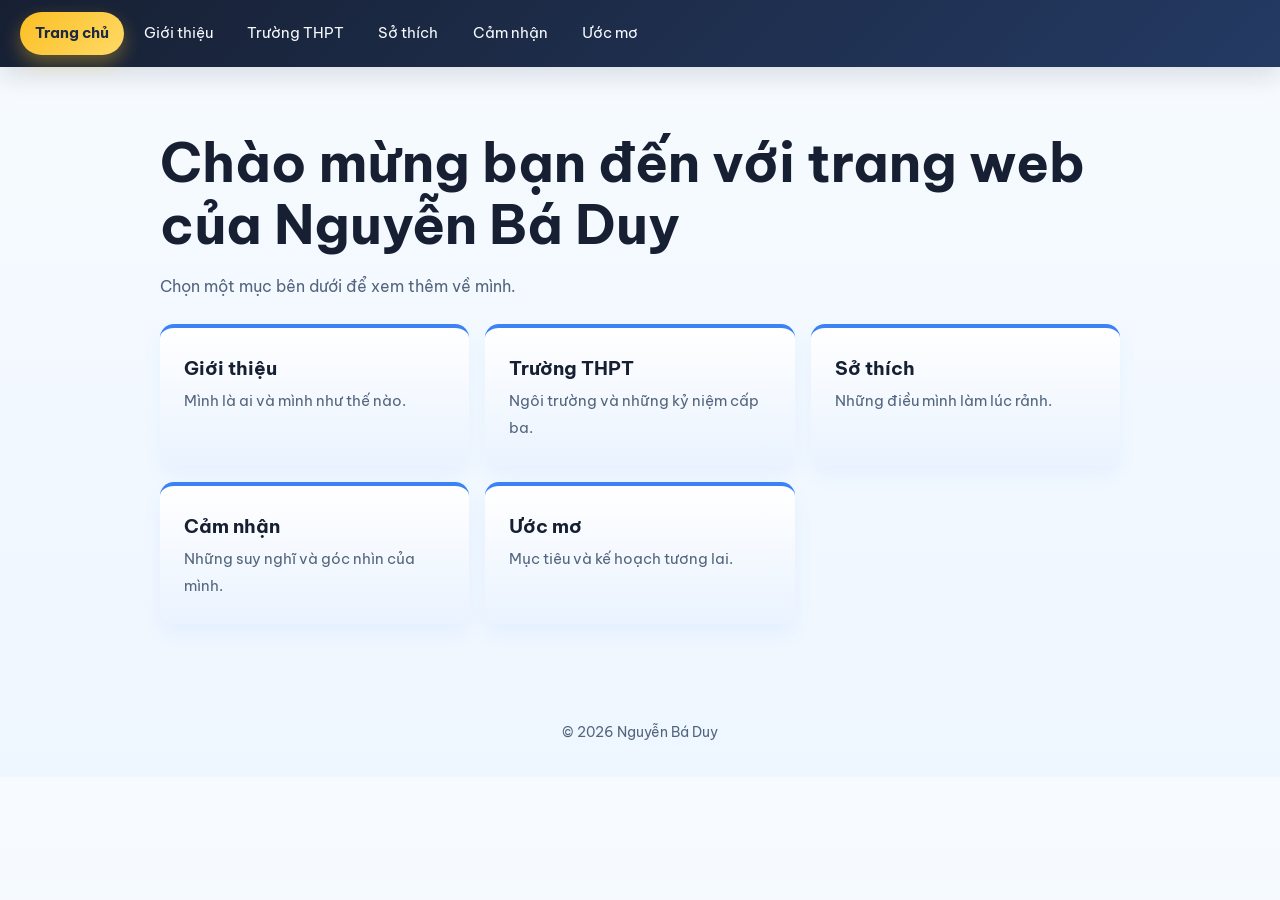
<file: index.html>
<!DOCTYPE html>
<html lang="vi">
<head>
<meta charset="UTF-8">
<meta name="viewport" content="width=device-width, initial-scale=1">
<title>Trang chủ | Nguyễn Bá Duy</title>
<link href="https://fonts.googleapis.com/css2?family=Be+Vietnam+Pro:wght@400;500;700&display=swap" rel="stylesheet">
<link rel="stylesheet" href="style.css">
</head>
<body>
<nav><a href="index.html" class=on>Trang chủ</a><a href="gioithieu.html">Giới thiệu</a><a href="truong.html">Trường THPT</a><a href="sothich.html">Sở thích</a><a href="camnhan.html">Cảm nhận</a><a href="uocmo.html">Ước mơ</a></nav>
<header class="hero solo">
<div><h1>Chào mừng bạn đến với trang web của Nguyễn Bá Duy</h1><p>Chọn một mục bên dưới để xem thêm về mình.</p></div>
</header>
<main>
<div class="cards"><a class="card" href="gioithieu.html"><h3>Giới thiệu</h3><p>Mình là ai và mình như thế nào.</p></a><a class="card" href="truong.html"><h3>Trường THPT</h3><p>Ngôi trường và những kỷ niệm cấp ba.</p></a><a class="card" href="sothich.html"><h3>Sở thích</h3><p>Những điều mình làm lúc rảnh.</p></a><a class="card" href="camnhan.html"><h3>Cảm nhận</h3><p>Những suy nghĩ và góc nhìn của mình.</p></a><a class="card" href="uocmo.html"><h3>Ước mơ</h3><p>Mục tiêu và kế hoạch tương lai.</p></a></div>
</main>
<footer>© 2026 Nguyễn Bá Duy</footer>
</body>
</html>
</file>
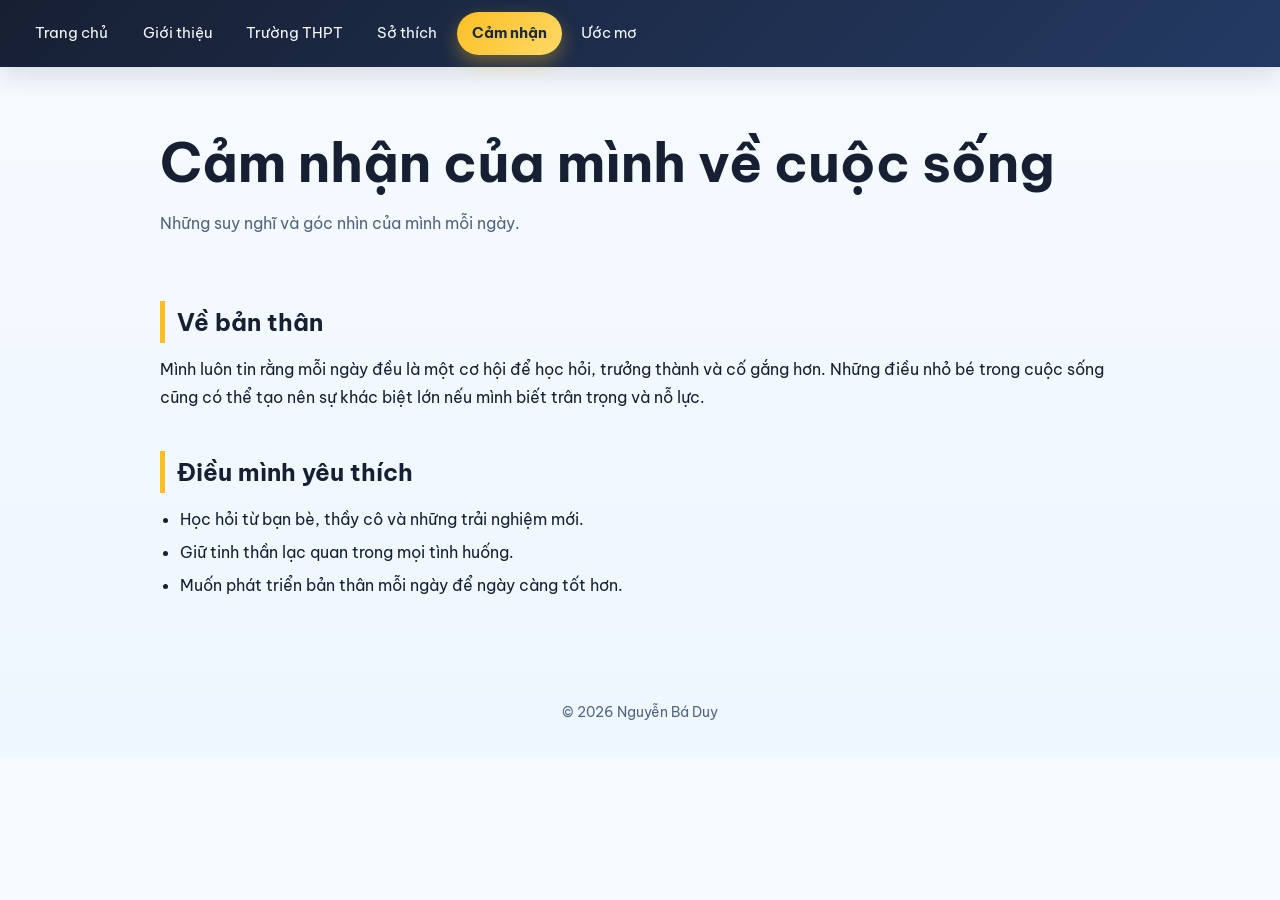
<file: camnhan.html>
<!DOCTYPE html>
<html lang="vi">
<head>
<meta charset="UTF-8">
<meta name="viewport" content="width=device-width, initial-scale=1">
<title>Cảm nhận | Nguyễn Bá Duy</title>
<link href="https://fonts.googleapis.com/css2?family=Be+Vietnam+Pro:wght@400;500;700&display=swap" rel="stylesheet">
<link rel="stylesheet" href="style.css">
</head>
<body>
<nav><a href="index.html">Trang chủ</a><a href="gioithieu.html">Giới thiệu</a><a href="truong.html">Trường THPT</a><a href="sothich.html">Sở thích</a><a href="camnhan.html" class=on>Cảm nhận</a><a href="uocmo.html">Ước mơ</a></nav>
<header class="hero solo">
<div><h1>Cảm nhận của mình về cuộc sống</h1><p>Những suy nghĩ và góc nhìn của mình mỗi ngày.</p></div>
</header>
<main>
<h2>Về bản thân</h2>
<p>Mình luôn tin rằng mỗi ngày đều là một cơ hội để học hỏi, trưởng thành và cố gắng hơn. Những điều nhỏ bé trong cuộc sống cũng có thể tạo nên sự khác biệt lớn nếu mình biết trân trọng và nỗ lực.</p>
<h2>Điều mình yêu thích</h2>
<ul>
<li>Học hỏi từ bạn bè, thầy cô và những trải nghiệm mới.</li>
<li>Giữ tinh thần lạc quan trong mọi tình huống.</li>
<li>Muốn phát triển bản thân mỗi ngày để ngày càng tốt hơn.</li>
</ul>
</main>
<footer>© 2026 Nguyễn Bá Duy</footer>
</body>
</html>
</file>
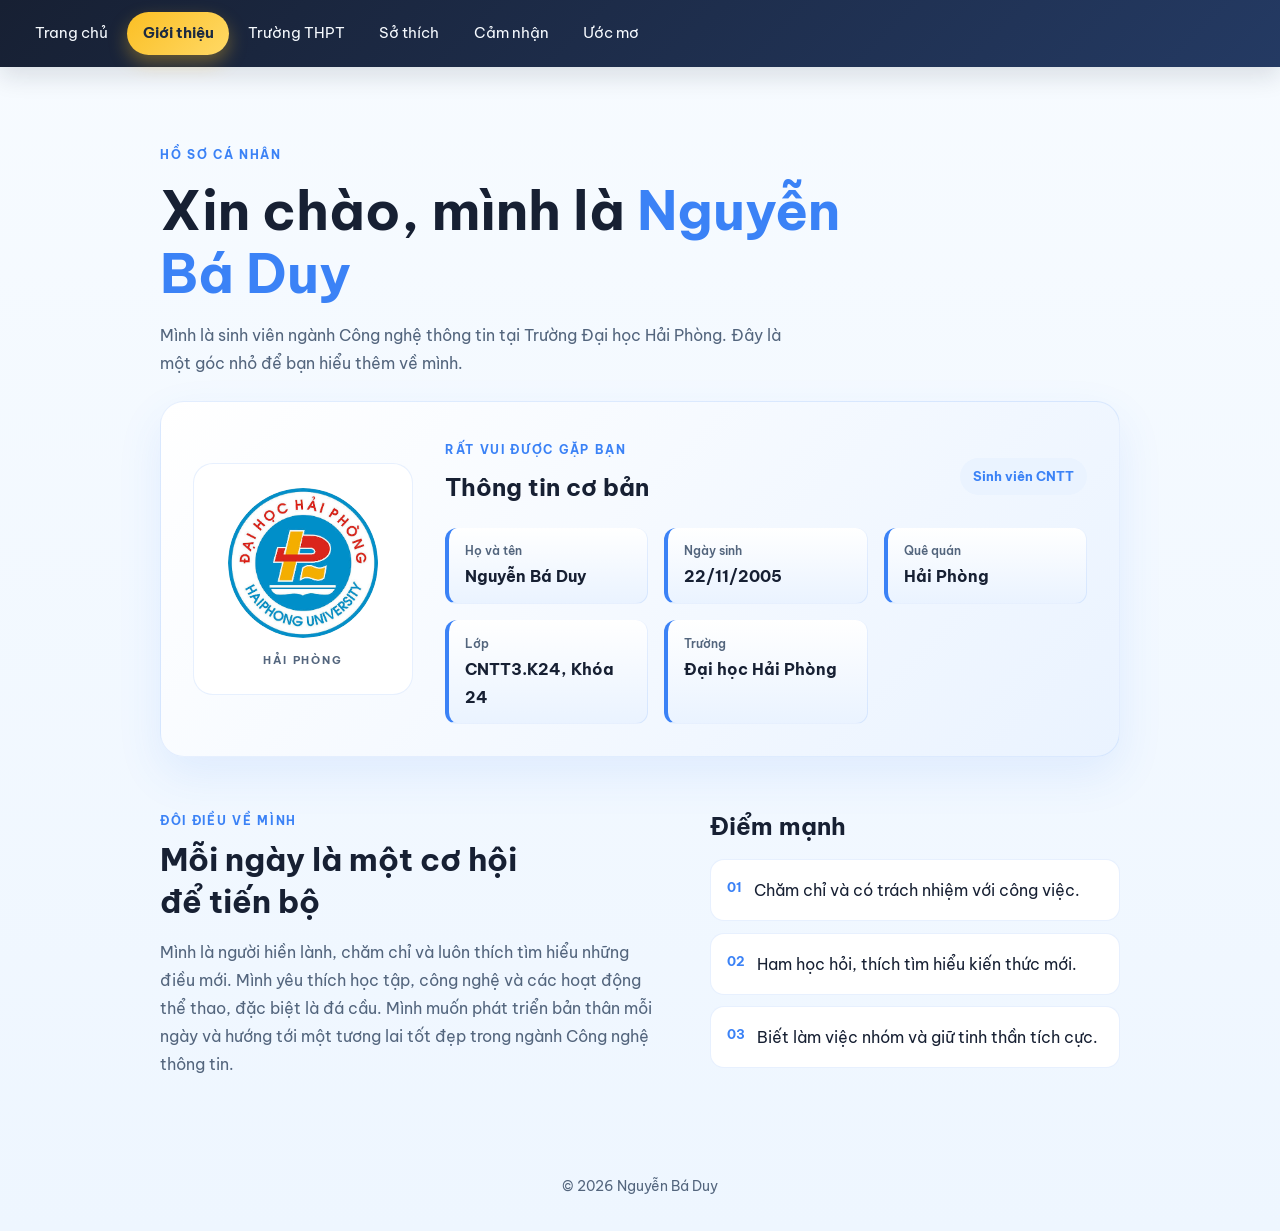
<file: gioithieu.html>
<!DOCTYPE html>
<html lang="vi">
<head>
<meta charset="UTF-8">
<meta name="viewport" content="width=device-width, initial-scale=1">
<title>Giới thiệu | Nguyễn Bá Duy</title>
<link href="https://fonts.googleapis.com/css2?family=Be+Vietnam+Pro:wght@400;500;700&display=swap" rel="stylesheet">
<link rel="stylesheet" href="style.css">
</head>
<body>
<nav><a href="index.html">Trang chủ</a><a href="gioithieu.html" class="on">Giới thiệu</a><a href="truong.html">Trường THPT</a><a href="sothich.html">Sở thích</a><a href="camnhan.html">Cảm nhận</a><a href="uocmo.html">Ước mơ</a></nav>
<header class="hero solo profile-hero">
  <div>
    <span class="profile-eyebrow">HỒ SƠ CÁ NHÂN</span>
    <h1>Xin chào, mình là <span>Nguyễn Bá Duy</span></h1>
    <p>Mình là sinh viên ngành Công nghệ thông tin tại Trường Đại học Hải Phòng. Đây là một góc nhỏ để bạn hiểu thêm về mình.</p>
  </div>
</header>
<main class="profile-main">
  <section class="profile-card" aria-label="Thông tin cá nhân">
    <div class="profile-mark">
      <img src="images/dhhp.jpg" alt="Logo Trường Đại học Hải Phòng">
      <span>HẢI PHÒNG</span>
    </div>
    <div class="profile-details">
      <div class="profile-section-heading">
        <div>
          <span class="profile-eyebrow">RẤT VUI ĐƯỢC GẶP BẠN</span>
          <h2>Thông tin cơ bản</h2>
        </div>
        <span class="profile-status">Sinh viên CNTT</span>
      </div>
      <dl class="facts profile-facts">
        <div><dt>Họ và tên</dt><dd>Nguyễn Bá Duy</dd></div>
        <div><dt>Ngày sinh</dt><dd>22/11/2005</dd></div>
        <div><dt>Quê quán</dt><dd>Hải Phòng</dd></div>
        <div><dt>Lớp</dt><dd>CNTT3.K24, Khóa 24</dd></div>
        <div><dt>Trường</dt><dd>Đại học Hải Phòng</dd></div>
      </dl>
    </div>
  </section>

  <section class="profile-about">
    <div class="profile-about-copy">
      <span class="profile-eyebrow">ĐÔI ĐIỀU VỀ MÌNH</span>
      <h2>Mỗi ngày là một cơ hội để tiến bộ</h2>
      <p>Mình là người hiền lành, chăm chỉ và luôn thích tìm hiểu những điều mới. Mình yêu thích học tập, công nghệ và các hoạt động thể thao, đặc biệt là đá cầu. Mình muốn phát triển bản thân mỗi ngày và hướng tới một tương lai tốt đẹp trong ngành Công nghệ thông tin.</p>
    </div>
    <div class="profile-strengths">
      <h2>Điểm mạnh</h2>
      <ul>
        <li><span aria-hidden="true">01</span>Chăm chỉ và có trách nhiệm với công việc.</li>
        <li><span aria-hidden="true">02</span>Ham học hỏi, thích tìm hiểu kiến thức mới.</li>
        <li><span aria-hidden="true">03</span>Biết làm việc nhóm và giữ tinh thần tích cực.</li>
      </ul>
    </div>
  </section>
</main>
<footer>© 2026 Nguyễn Bá Duy</footer>
</body>
</html>
</file>
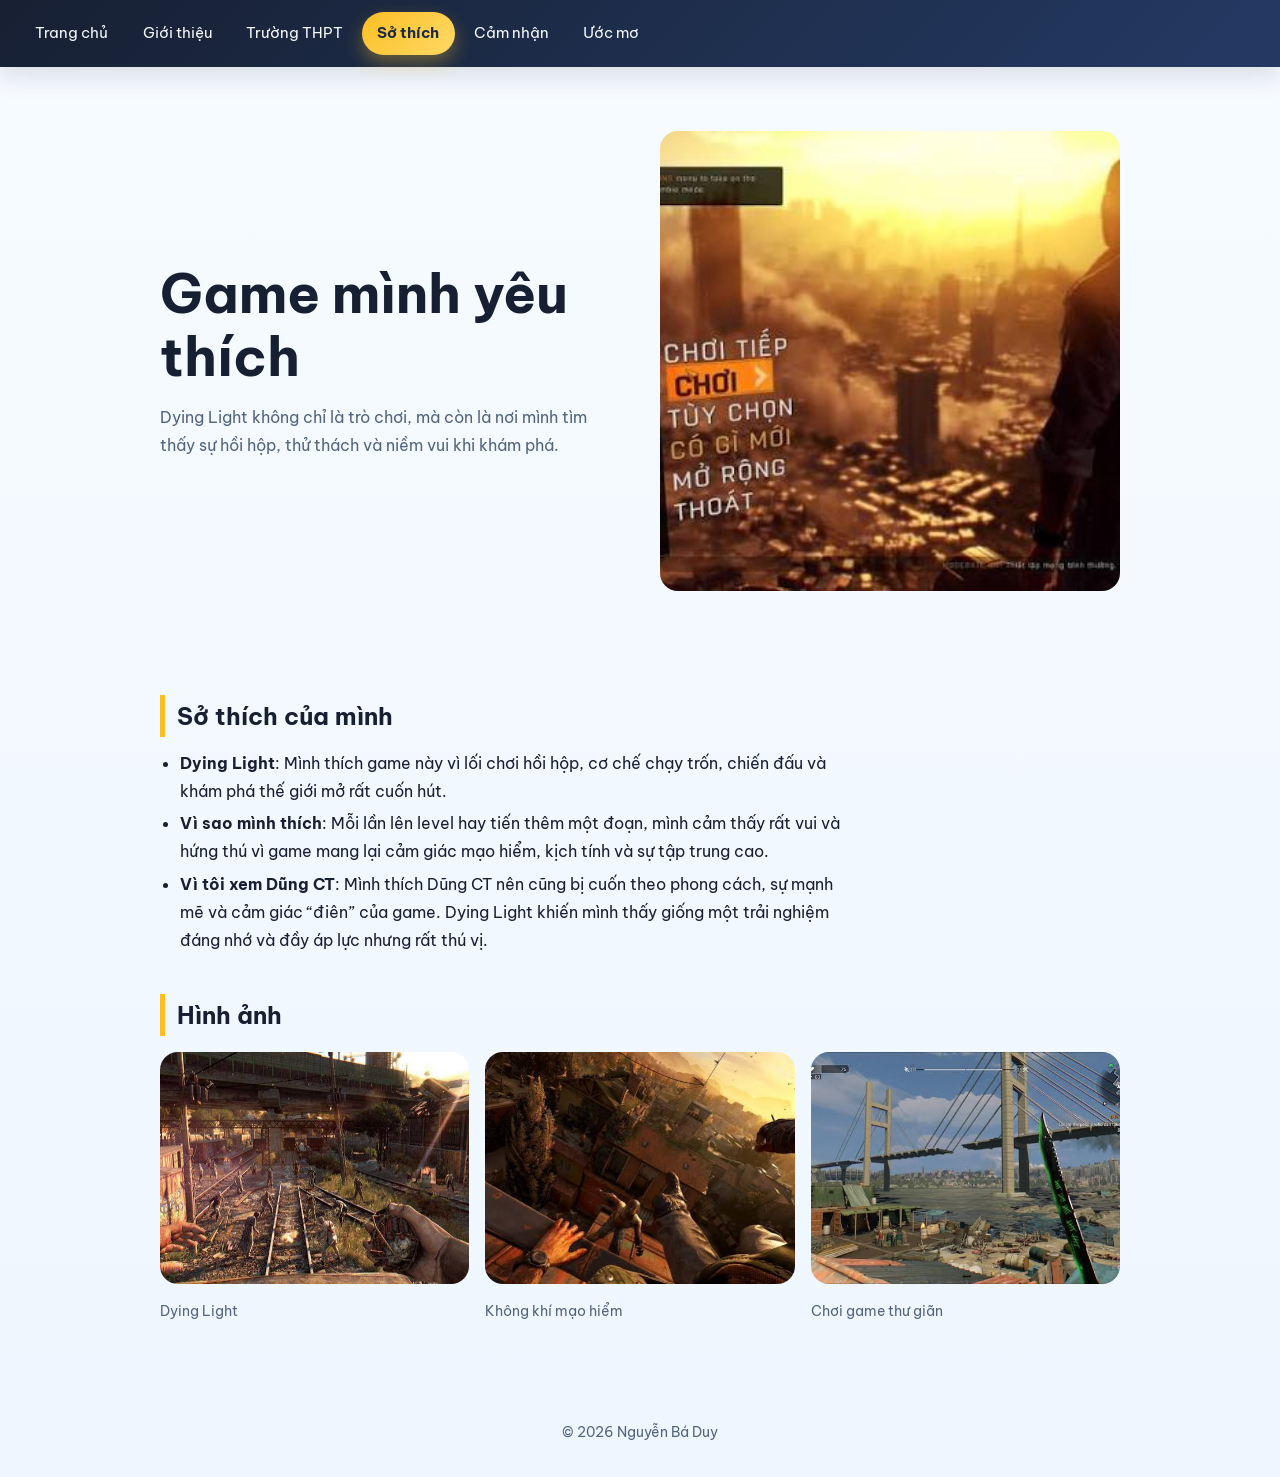
<file: sothich.html>
<!DOCTYPE html>
<html lang="vi">
<head>
<meta charset="UTF-8">
<meta name="viewport" content="width=device-width, initial-scale=1">
<title>Sở thích | Dying Light</title>
<link href="https://fonts.googleapis.com/css2?family=Be+Vietnam+Pro:wght@400;500;700&display=swap" rel="stylesheet">
<link rel="stylesheet" href="style.css">
</head>
<body>
<nav><a href="index.html">Trang chủ</a><a href="gioithieu.html">Giới thiệu</a><a href="truong.html">Trường THPT</a><a href="sothich.html" class=on>Sở thích</a><a href="camnhan.html">Cảm nhận</a><a href="uocmo.html">Ước mơ</a></nav>
<header class="hero">
<div><h1>Game mình yêu thích</h1><p>Dying Light không chỉ là trò chơi, mà còn là nơi mình tìm thấy sự hồi hộp, thử thách và niềm vui khi khám phá.</p></div>
<img src="images/dyinglight.jpg" alt="Dying Light">
</header>
<main>
<h2>Sở thích của mình</h2>
<ul>
<li><strong>Dying Light</strong>: Mình thích game này vì lối chơi hồi hộp, cơ chế chạy trốn, chiến đấu và khám phá thế giới mở rất cuốn hút.</li>
<li><strong>Vì sao mình thích</strong>: Mỗi lần lên level hay tiến thêm một đoạn, mình cảm thấy rất vui và hứng thú vì game mang lại cảm giác mạo hiểm, kịch tính và sự tập trung cao.</li>
<li><strong>Vì tôi xem Dũng CT</strong>: Mình thích Dũng CT nên cũng bị cuốn theo phong cách, sự mạnh mẽ và cảm giác “điên” của game. Dying Light khiến mình thấy giống một trải nghiệm đáng nhớ và đầy áp lực nhưng rất thú vị.</li>
</ul>
<h2>Hình ảnh</h2><div class="gallery"><figure><img src="images/dyinglight1.jpg" alt="Dying Light"><figcaption>Dying Light</figcaption></figure><figure><img src="images/dyinglight2.jpg" alt="Không khí mạo hiểm"><figcaption>Không khí mạo hiểm</figcaption></figure><figure><img src="images/dyinglight3.jpg" alt="Chơi game thư giãn"><figcaption>Chơi game thư giãn</figcaption></figure></div>
</main>
<footer>© 2026 Nguyễn Bá Duy</footer>
</body>
</html>
</file>
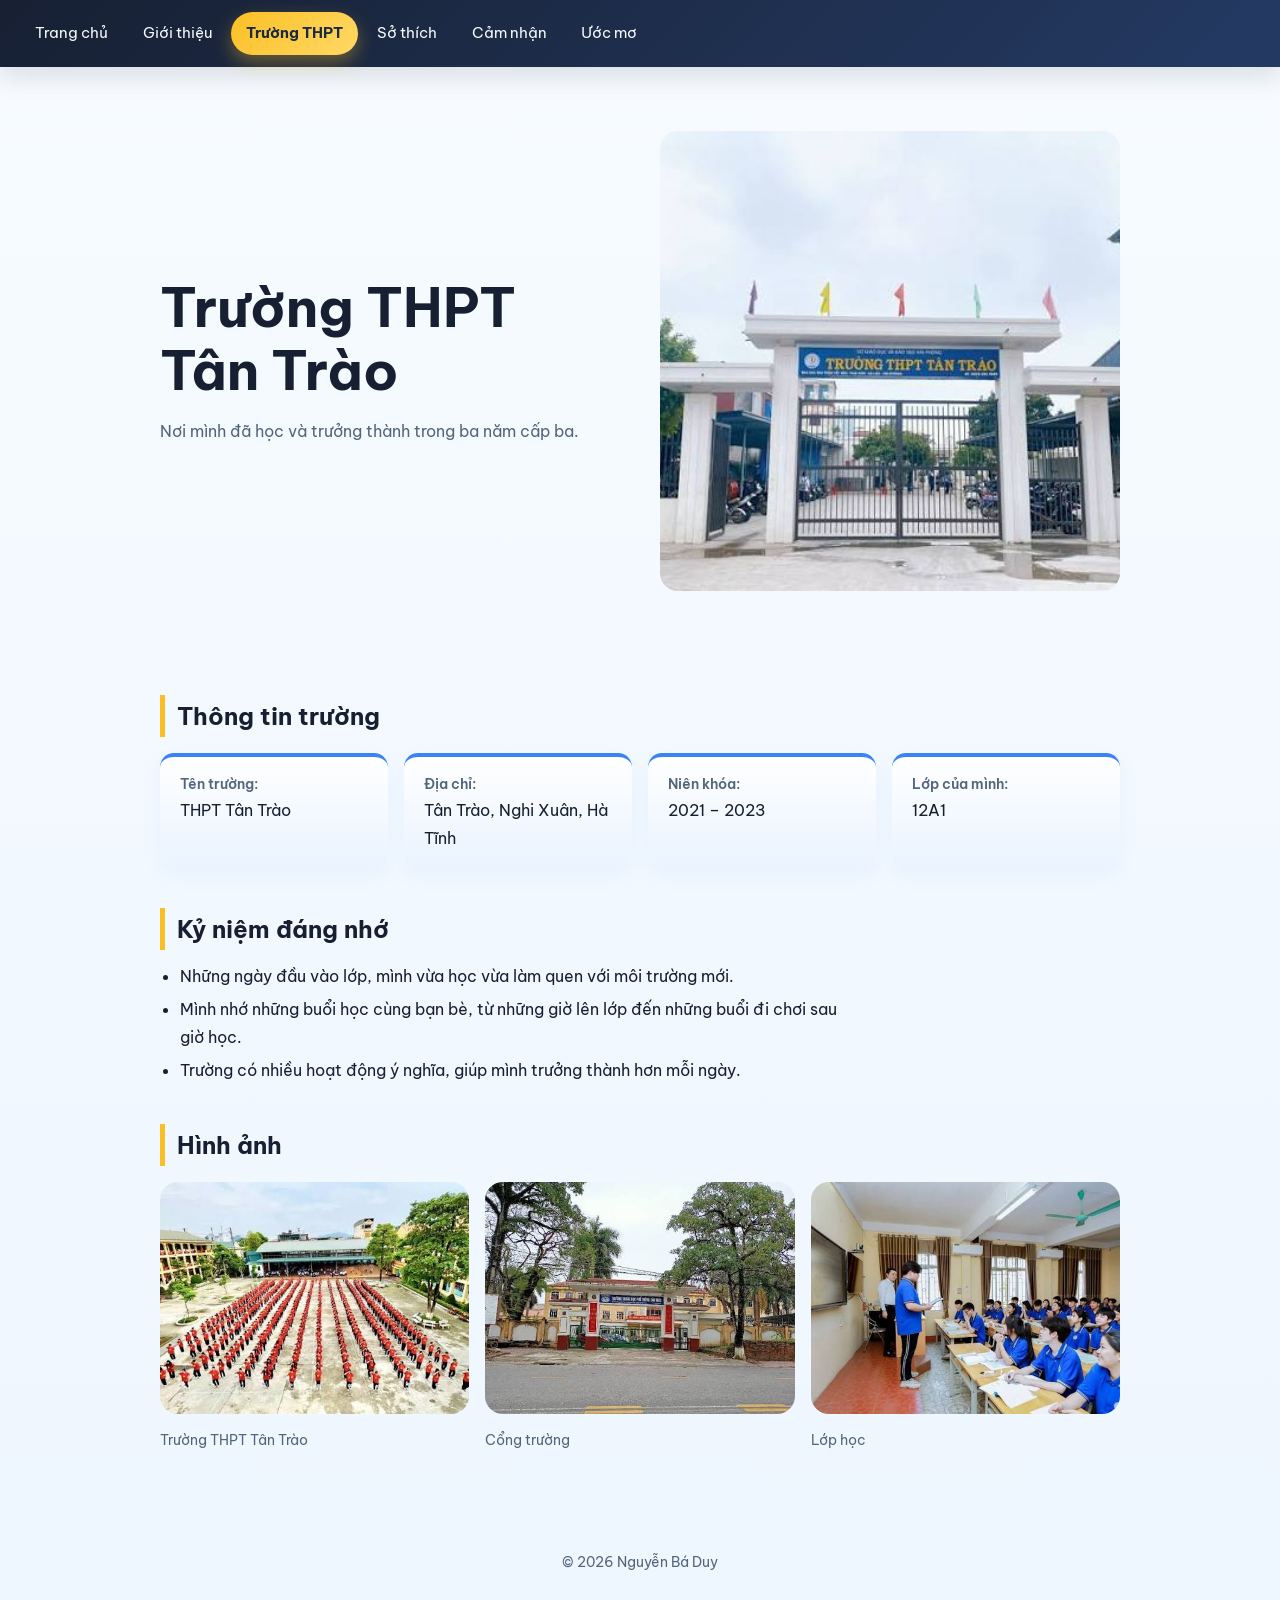
<file: truong.html>
<!DOCTYPE html>
<html lang="vi">
<head>
<meta charset="UTF-8">
<meta name="viewport" content="width=device-width, initial-scale=1">
<title>Trường THPT | THPT Tân Trào</title>
<link href="https://fonts.googleapis.com/css2?family=Be+Vietnam+Pro:wght@400;500;700&display=swap" rel="stylesheet">
<link rel="stylesheet" href="style.css">
</head>
<body>
<nav><a href="index.html">Trang chủ</a><a href="gioithieu.html">Giới thiệu</a><a href="truong.html" class=on>Trường THPT</a><a href="sothich.html">Sở thích</a><a href="camnhan.html">Cảm nhận</a><a href="uocmo.html">Ước mơ</a></nav>
<header class="hero">
<div><h1>Trường THPT Tân Trào</h1><p>Nơi mình đã học và trưởng thành trong ba năm cấp ba.</p></div>
<img src="images/thpt-tantrao.jpg" alt="Trường THPT Tân Trào">
</header>
<main>
<h2>Thông tin trường</h2>
<div class="facts">
<div><b>Tên trường:</b> THPT Tân Trào</div>
<div><b>Địa chỉ:</b> Tân Trào, Nghi Xuân, Hà Tĩnh</div>
<div><b>Niên khóa:</b> 2021 – 2023</div>
<div><b>Lớp của mình:</b> 12A1</div>
</div>
<h2>Kỷ niệm đáng nhớ</h2>
<ul><li>Những ngày đầu vào lớp, mình vừa học vừa làm quen với môi trường mới.</li><li>Mình nhớ những buổi học cùng bạn bè, từ những giờ lên lớp đến những buổi đi chơi sau giờ học.</li><li>Trường có nhiều hoạt động ý nghĩa, giúp mình trưởng thành hơn mỗi ngày.</li></ul>
<h2>Hình ảnh</h2><div class="gallery"><figure><img src="images/thpt-tantrao1.jpg" alt="Trường THPT Tân Trào"><figcaption>Trường THPT Tân Trào</figcaption></figure><figure><img src="images/thpt-tantrao2.jpg" alt="Cổng trường"><figcaption>Cổng trường</figcaption></figure><figure><img src="images/thpt-tantrao3.jpg" alt="Lớp học"><figcaption>Lớp học</figcaption></figure></div>
</main>
<footer>© 2026 Nguyễn Bá Duy</footer>
</body>
</html>
</file>
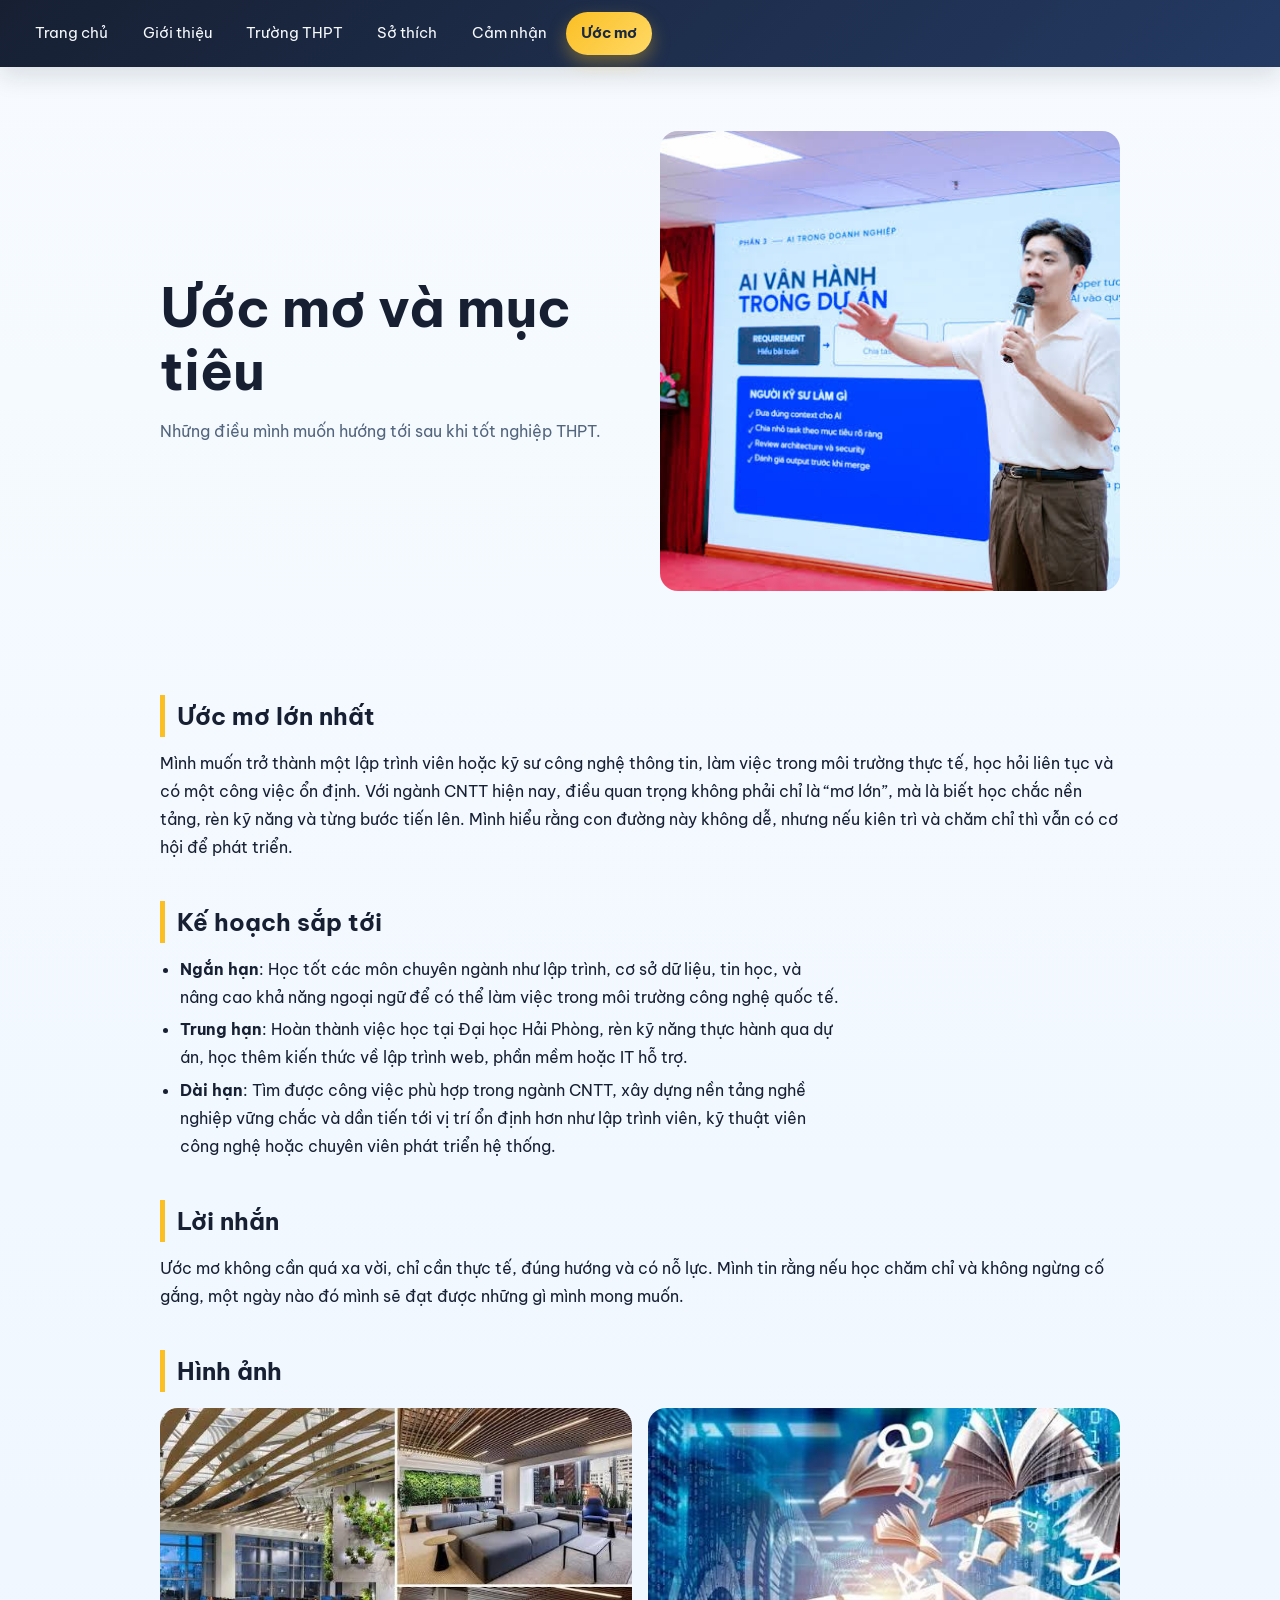
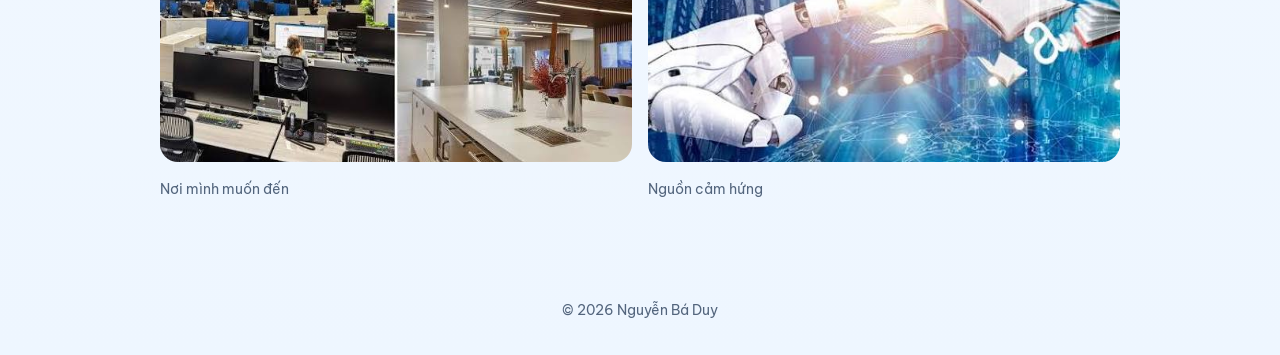
<file: uocmo.html>
<!DOCTYPE html>
<html lang="vi">
<head>
<meta charset="UTF-8">
<meta name="viewport" content="width=device-width, initial-scale=1">
<title>Ước mơ | Nguyễn Bá Duy</title>
<link href="https://fonts.googleapis.com/css2?family=Be+Vietnam+Pro:wght@400;500;700&display=swap" rel="stylesheet">
<link rel="stylesheet" href="style.css">
</head>
<body>
<nav><a href="index.html">Trang chủ</a><a href="gioithieu.html">Giới thiệu</a><a href="truong.html">Trường THPT</a><a href="sothich.html">Sở thích</a><a href="camnhan.html">Cảm nhận</a><a href="uocmo.html" class=on>Ước mơ</a></nav>
<header class="hero">
<div><h1>Ước mơ và mục tiêu</h1><p>Những điều mình muốn hướng tới sau khi tốt nghiệp THPT.</p></div>
<img src="images/anh-uoc-mo.jpg" alt="Ước mơ">
</header>
<main>
<h2>Ước mơ lớn nhất</h2>
<p>Mình muốn trở thành một lập trình viên hoặc kỹ sư công nghệ thông tin, làm việc trong môi trường thực tế, học hỏi liên tục và có một công việc ổn định. Với ngành CNTT hiện nay, điều quan trọng không phải chỉ là “mơ lớn”, mà là biết học chắc nền tảng, rèn kỹ năng và từng bước tiến lên. Mình hiểu rằng con đường này không dễ, nhưng nếu kiên trì và chăm chỉ thì vẫn có cơ hội để phát triển.</p>
<h2>Kế hoạch sắp tới</h2>
<ul>
<li><strong>Ngắn hạn</strong>: Học tốt các môn chuyên ngành như lập trình, cơ sở dữ liệu, tin học, và nâng cao khả năng ngoại ngữ để có thể làm việc trong môi trường công nghệ quốc tế.</li>
<li><strong>Trung hạn</strong>: Hoàn thành việc học tại Đại học Hải Phòng, rèn kỹ năng thực hành qua dự án, học thêm kiến thức về lập trình web, phần mềm hoặc IT hỗ trợ.</li>
<li><strong>Dài hạn</strong>: Tìm được công việc phù hợp trong ngành CNTT, xây dựng nền tảng nghề nghiệp vững chắc và dần tiến tới vị trí ổn định hơn như lập trình viên, kỹ thuật viên công nghệ hoặc chuyên viên phát triển hệ thống.</li>
</ul>
<h2>Lời nhắn</h2>
<p>Ước mơ không cần quá xa vời, chỉ cần thực tế, đúng hướng và có nỗ lực. Mình tin rằng nếu học chăm chỉ và không ngừng cố gắng, một ngày nào đó mình sẽ đạt được những gì mình mong muốn.</p>
<h2>Hình ảnh</h2><div class="gallery"><figure><img src="images/anh-uoc-mo-1.jpg" alt="Nơi mình muốn đến"><figcaption>Nơi mình muốn đến</figcaption></figure><figure><img src="images/anh-uoc-mo-2.jpg" alt="Nguồn cảm hứng"><figcaption>Nguồn cảm hứng</figcaption></figure></div>
</main>
<footer>© 2026 Nguyễn Bá Duy</footer>
</body>
</html>
</file>
<file: style.css>
:root{--ink:#172033;--bg:#f7fbff;--card:#ffffff;--accent:#3b82f6;--hl:#fbbf24;--muted:#53657d;--soft:#eaf3ff;--line:rgba(59,130,246,.12)}
@media (prefers-color-scheme:dark){:root{--ink:#edf6ff;--bg:#101b2b;--card:#162437;--accent:#7aa8ff;--hl:#facc15;--muted:#b7c7dd;--soft:#1d2d43;--line:rgba(122,168,255,.18)}}
*{box-sizing:border-box;margin:0}
body{font-family:'Be Vietnam Pro',system-ui,sans-serif;background:linear-gradient(180deg,var(--bg),#eef6ff 100%);color:var(--ink);line-height:1.75}
nav{display:flex;flex-wrap:wrap;gap:.25rem;padding:.75rem 1.25rem;background:linear-gradient(135deg,#172033,#243a63);position:sticky;top:0;z-index:5;box-shadow:0 10px 24px rgba(15,23,42,.12)}
nav a{color:var(--bg);text-decoration:none;padding:.5rem .95rem;border-radius:999px;font-size:.95rem;transition:all .25s ease;display:inline-block}
nav a:hover{background:rgba(255,255,255,.14);transform:translateY(-1px);box-shadow:0 8px 18px rgba(0,0,0,.12)}
nav a.on{background:linear-gradient(135deg,var(--hl),#ffd966);color:#1b2a41;font-weight:700;box-shadow:0 8px 18px rgba(251,191,36,.35)}
.hero{display:grid;grid-template-columns:1fr 1fr;gap:2.5rem;align-items:center;max-width:1000px;margin:0 auto;padding:4rem 1.25rem}
.hero h1{font-size:clamp(2rem,5vw,3.4rem);line-height:1.15;margin-bottom:1rem}
.hero p{color:var(--muted);max-width:52ch}
.hero img,.gallery img{width:100%;border-radius:18px;object-fit:cover;background:#cfd8e6;aspect-ratio:4/3}
.hero img{aspect-ratio:1/1}
main{max-width:1000px;margin:0 auto;padding:0 1.25rem 4rem}
h2{font-size:1.5rem;margin:2.5rem 0 .75rem;border-left:5px solid var(--hl);padding-left:.75rem}
ul{padding-left:1.25rem;max-width:62ch}
li{margin:.3rem 0}
.facts{display:grid;grid-template-columns:repeat(auto-fit,minmax(200px,1fr));gap:1rem;margin-top:1rem}
.facts div{background:linear-gradient(180deg,var(--card),var(--soft));padding:1rem 1.25rem;border-radius:14px;border-top:4px solid var(--accent);transition:transform .2s ease, box-shadow .2s ease, border-color .2s ease;box-shadow:0 8px 20px rgba(59,130,246,.06)}
.facts div:hover{transform:translateY(-2px);box-shadow:0 14px 26px rgba(59,130,246,.12);border-top-color:var(--hl)}
.facts b{display:block;color:var(--muted);font-weight:600;font-size:.85rem}
.gallery{display:grid;grid-template-columns:repeat(auto-fit,minmax(240px,1fr));gap:1rem;margin-top:1rem}
figure figcaption{font-size:.9rem;color:var(--muted);margin-top:.4rem}
footer{text-align:center;padding:2rem;color:var(--muted);font-size:.9rem}
a:focus-visible{outline:3px solid var(--hl);outline-offset:2px}
@media(max-width:700px){.hero{grid-template-columns:1fr;padding-top:2rem}}
.hero.solo{grid-template-columns:1fr;padding-bottom:1.5rem}
.cards{display:grid;grid-template-columns:repeat(auto-fit,minmax(260px,1fr));gap:1rem}
.card{display:block;background:linear-gradient(180deg,var(--card),var(--soft));padding:1.5rem;border-radius:14px;border-top:4px solid var(--accent);color:inherit;text-decoration:none;transition:all .25s ease;box-shadow:0 10px 20px rgba(59,130,246,.06)}
.card:hover{border-top-color:var(--hl);transform:translateY(-4px);box-shadow:0 16px 28px rgba(59,130,246,.14)}
.card h3{margin-bottom:.25rem}
.card p{color:var(--muted);font-size:.95rem}
.profile-hero{max-width:1000px;padding-top:4.5rem;padding-bottom:2.5rem}
.profile-eyebrow{display:inline-block;color:var(--accent);font-size:.75rem;font-weight:700;letter-spacing:.14em}
.profile-hero h1{max-width:18ch;margin:.8rem 0 1rem}
.profile-hero h1 span{color:var(--accent)}
.profile-hero p{max-width:58ch}
.profile-main{padding-bottom:4rem}
.profile-card{display:grid;grid-template-columns:220px 1fr;gap:2rem;align-items:center;padding:2rem;background:linear-gradient(135deg,var(--card),var(--soft));border:1px solid var(--line);border-radius:24px;box-shadow:0 18px 45px rgba(59,130,246,.1)}
.profile-mark{display:grid;justify-items:center;gap:.8rem;padding:1.5rem .75rem;background:var(--card);border:1px solid var(--line);border-radius:20px}
.profile-mark img{display:block;width:min(100%,150px);aspect-ratio:1;object-fit:contain;border-radius:50%}
.profile-mark span{color:var(--muted);font-size:.7rem;font-weight:700;letter-spacing:.16em}
.profile-section-heading{display:flex;justify-content:space-between;align-items:center;gap:1rem}
.profile-section-heading h2,.profile-strengths h2{margin:.25rem 0 .75rem;border:0;padding:0}
.profile-status{flex:none;padding:.45rem .8rem;border-radius:999px;background:var(--soft);color:var(--accent);font-size:.8rem;font-weight:700}
.profile-facts{margin-top:.5rem}
.profile-facts div{padding:.8rem 1rem;border:1px solid var(--line);border-top:0;border-left:4px solid var(--accent);border-radius:12px;box-shadow:none}
.profile-facts div:hover{border-left-color:var(--hl);border-top:0}
.profile-facts dt{color:var(--muted);font-size:.78rem;font-weight:600}
.profile-facts dd{font-weight:700}
.profile-about{display:grid;grid-template-columns:1.1fr .9fr;gap:3rem;margin-top:3rem}
.profile-about-copy h2{max-width:18ch;margin:.35rem 0 1rem;border:0;padding:0;font-size:clamp(1.5rem,3vw,2rem);line-height:1.3}
.profile-about-copy p{max-width:62ch;color:var(--muted)}
.profile-strengths h2{margin-top:0}
.profile-strengths ul{display:grid;gap:.7rem;max-width:none;padding:0;list-style:none}
.profile-strengths li{display:flex;align-items:flex-start;gap:.8rem;margin:0;padding:1rem;background:var(--card);border:1px solid var(--line);border-radius:14px}
.profile-strengths li span{flex:none;color:var(--accent);font-size:.8rem;font-weight:700}
@media(max-width:700px){.profile-hero{padding-top:2.5rem;padding-bottom:1.5rem}.profile-card{grid-template-columns:1fr;gap:1.5rem;padding:1.25rem}.profile-mark{padding:1rem}.profile-mark img{width:120px}.profile-section-heading{align-items:flex-start;flex-direction:column;gap:0}.profile-about{grid-template-columns:1fr;gap:2rem;margin-top:2rem}}
</file>
